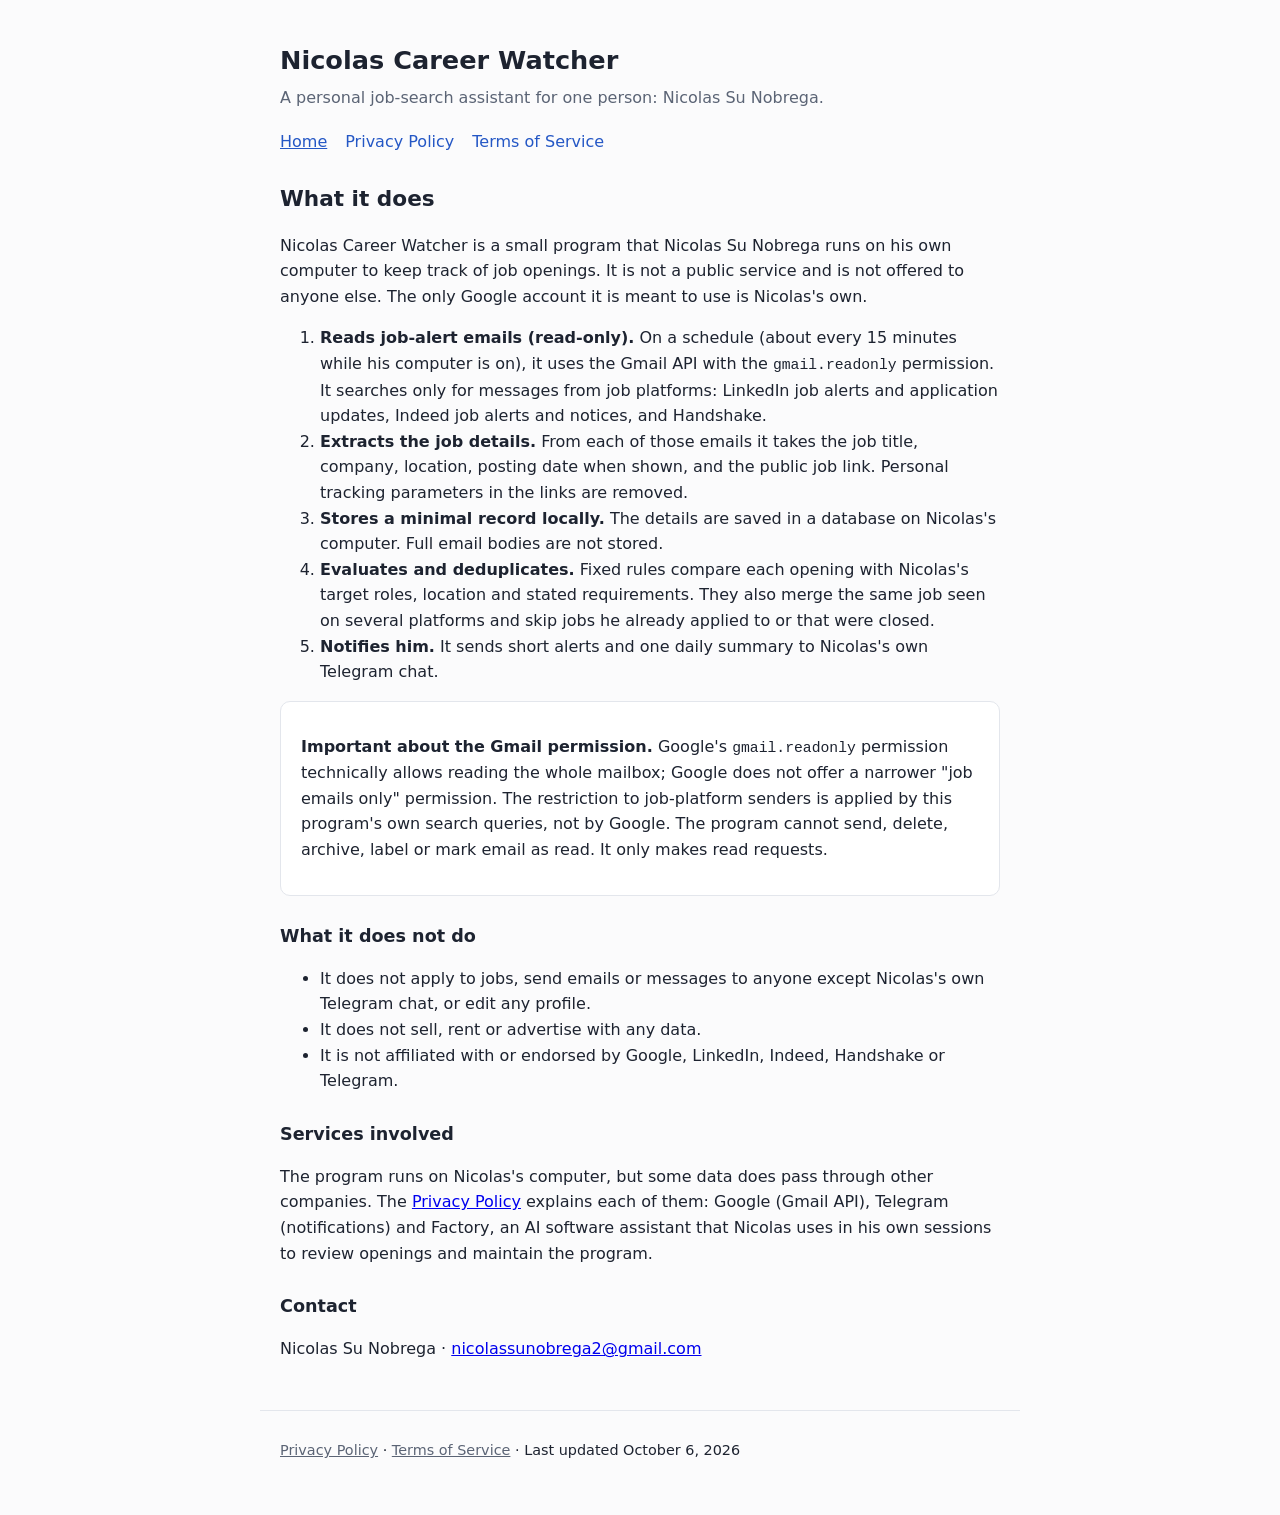
<file: index.html>
<!doctype html>
<html lang="en">
<head>
<meta charset="utf-8">
<meta name="viewport" content="width=device-width, initial-scale=1">
<title>Nicolas Career Watcher</title>
<meta name="description" content="A personal, single-user tool that reads Nicolas Su Nobrega's job-alert emails read-only and notifies him about relevant openings.">
<link rel="stylesheet" href="style.css">
</head>
<body>
<header>
  <p class="name">Nicolas Career Watcher</p>
  <p class="tag">A personal job-search assistant for one person: Nicolas Su Nobrega.</p>
  <nav>
    <a href="./" aria-current="page">Home</a>
    <a href="privacy.html">Privacy Policy</a>
    <a href="terms.html">Terms of Service</a>
  </nav>
</header>
<main>
  <h1>What it does</h1>
  <p>Nicolas Career Watcher is a small program that Nicolas Su Nobrega runs on his own computer to keep track of job openings. It is not a public service and is not offered to anyone else. The only Google account it is meant to use is Nicolas's own.</p>
  <ol>
    <li><strong>Reads job-alert emails (read-only).</strong> On a schedule (about every 15 minutes while his computer is on), it uses the Gmail API with the <code>gmail.readonly</code> permission. It searches only for messages from job platforms: LinkedIn job alerts and application updates, Indeed job alerts and notices, and Handshake.</li>
    <li><strong>Extracts the job details.</strong> From each of those emails it takes the job title, company, location, posting date when shown, and the public job link. Personal tracking parameters in the links are removed.</li>
    <li><strong>Stores a minimal record locally.</strong> The details are saved in a database on Nicolas's computer. Full email bodies are not stored.</li>
    <li><strong>Evaluates and deduplicates.</strong> Fixed rules compare each opening with Nicolas's target roles, location and stated requirements. They also merge the same job seen on several platforms and skip jobs he already applied to or that were closed.</li>
    <li><strong>Notifies him.</strong> It sends short alerts and one daily summary to Nicolas's own Telegram chat.</li>
  </ol>

  <div class="card">
    <p><strong>Important about the Gmail permission.</strong> Google's <code>gmail.readonly</code> permission technically allows reading the whole mailbox; Google does not offer a narrower "job emails only" permission. The restriction to job-platform senders is applied by this program's own search queries, not by Google. The program cannot send, delete, archive, label or mark email as read. It only makes read requests.</p>
  </div>

  <h2>What it does not do</h2>
  <ul>
    <li>It does not apply to jobs, send emails or messages to anyone except Nicolas's own Telegram chat, or edit any profile.</li>
    <li>It does not sell, rent or advertise with any data.</li>
    <li>It is not affiliated with or endorsed by Google, LinkedIn, Indeed, Handshake or Telegram.</li>
  </ul>

  <h2>Services involved</h2>
  <p>The program runs on Nicolas's computer, but some data does pass through other companies. The <a href="privacy.html">Privacy Policy</a> explains each of them: Google (Gmail API), Telegram (notifications) and Factory, an AI software assistant that Nicolas uses in his own sessions to review openings and maintain the program.</p>

  <h2>Contact</h2>
  <p>Nicolas Su Nobrega · <a href="mailto:nicolassunobrega2@gmail.com">nicolassunobrega2@gmail.com</a></p>
</main>
<footer>
  <p><a href="privacy.html">Privacy Policy</a> · <a href="terms.html">Terms of Service</a> · Last updated October 6, 2026</p>
</footer>
</body>
</html>
</file>
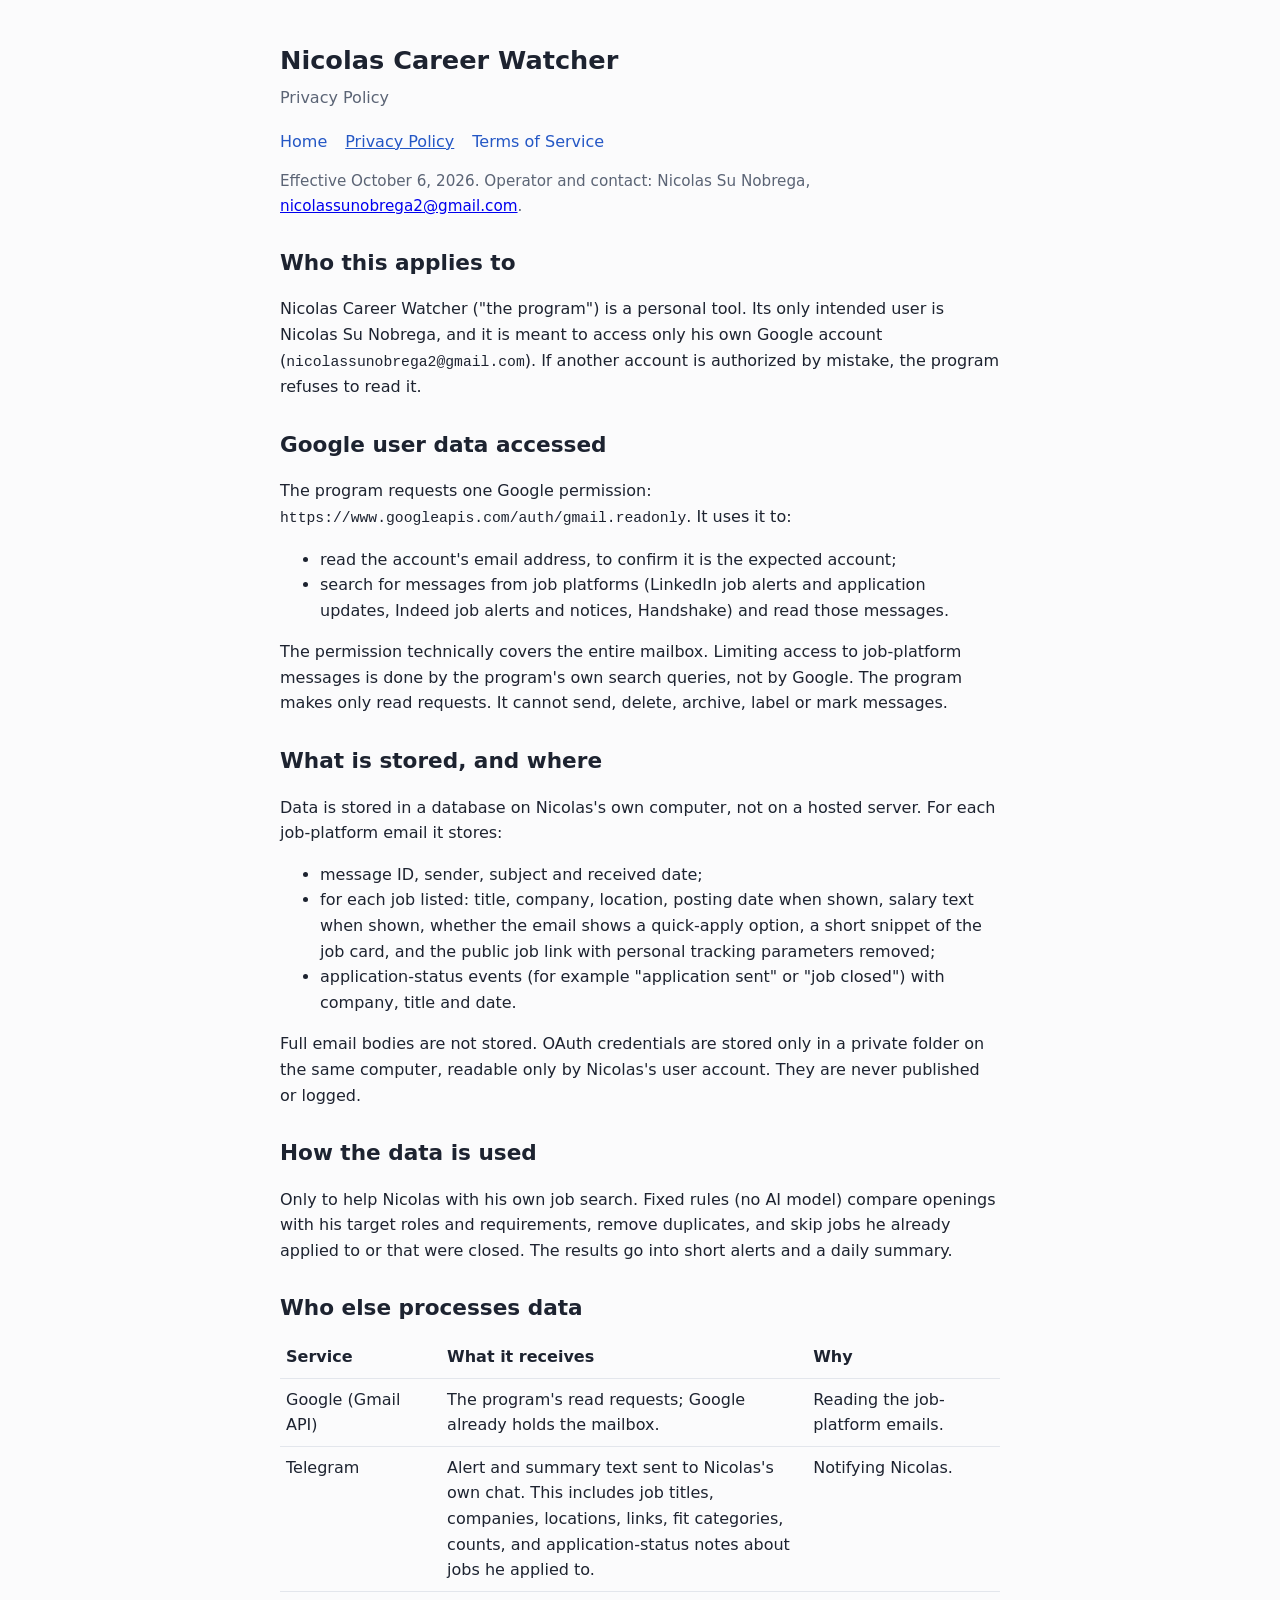
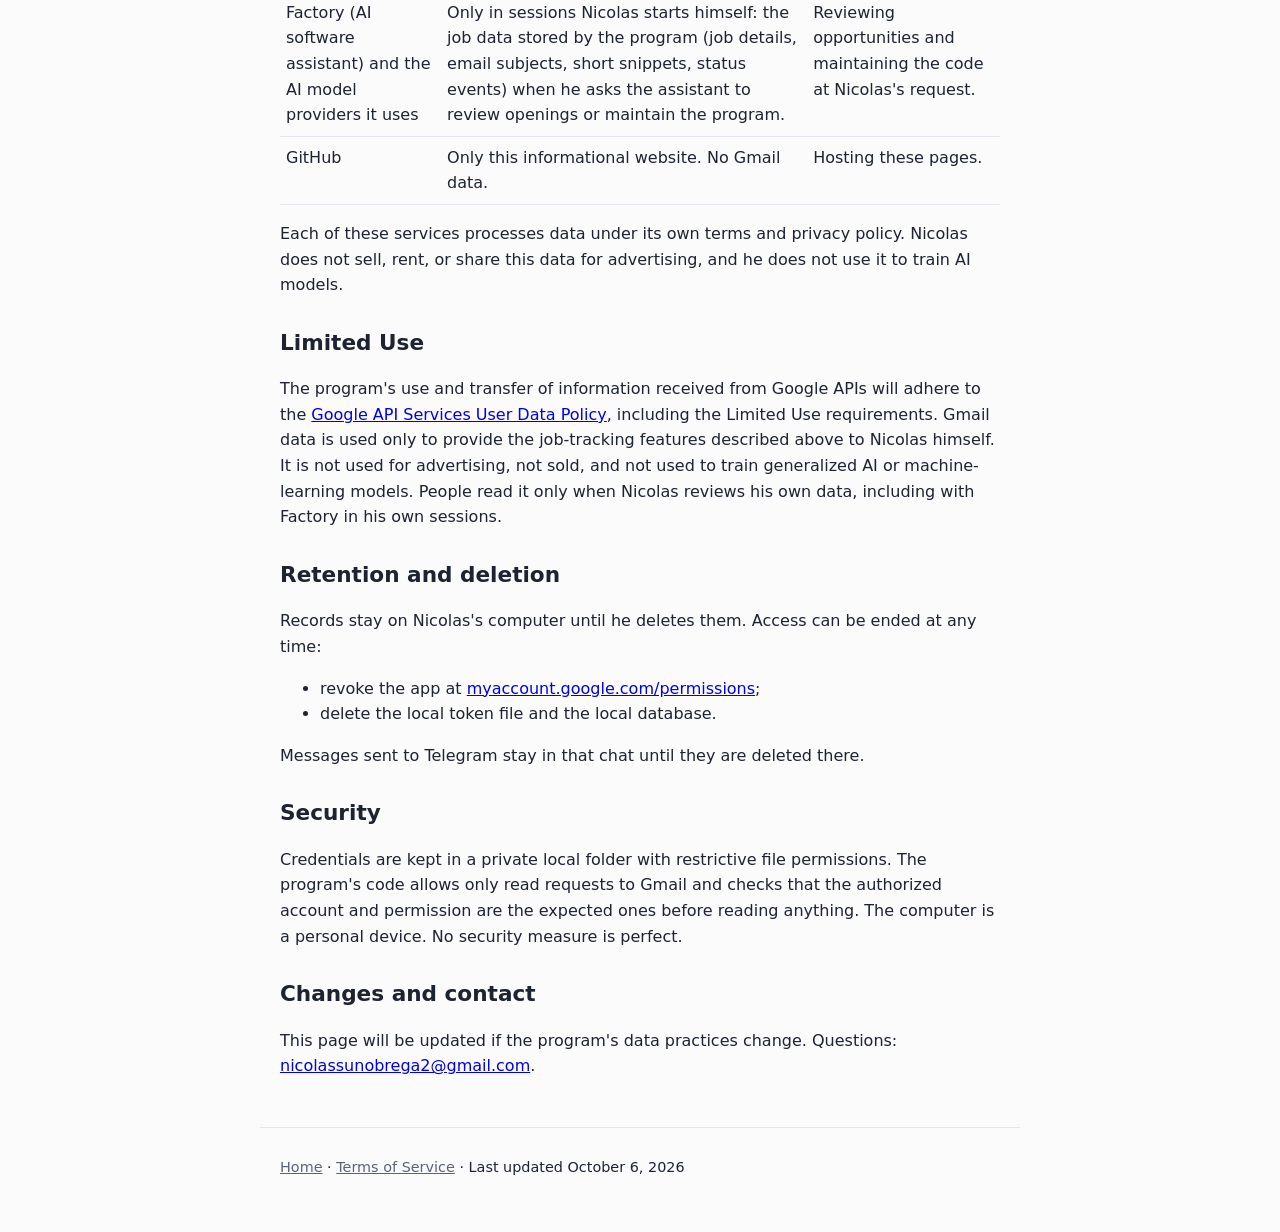
<file: privacy.html>
<!doctype html>
<html lang="en">
<head>
<meta charset="utf-8">
<meta name="viewport" content="width=device-width, initial-scale=1">
<title>Privacy Policy · Nicolas Career Watcher</title>
<link rel="stylesheet" href="style.css">
</head>
<body>
<header>
  <p class="name">Nicolas Career Watcher</p>
  <p class="tag">Privacy Policy</p>
  <nav>
    <a href="./">Home</a>
    <a href="privacy.html" aria-current="page">Privacy Policy</a>
    <a href="terms.html">Terms of Service</a>
  </nav>
</header>
<main>
  <p class="muted">Effective October 6, 2026. Operator and contact: Nicolas Su Nobrega, <a href="mailto:nicolassunobrega2@gmail.com">nicolassunobrega2@gmail.com</a>.</p>

  <h1>Who this applies to</h1>
  <p>Nicolas Career Watcher ("the program") is a personal tool. Its only intended user is Nicolas Su Nobrega, and it is meant to access only his own Google account (<code>nicolassunobrega2@gmail.com</code>). If another account is authorized by mistake, the program refuses to read it.</p>

  <h1>Google user data accessed</h1>
  <p>The program requests one Google permission: <code>https://www.googleapis.com/auth/gmail.readonly</code>. It uses it to:</p>
  <ul>
    <li>read the account's email address, to confirm it is the expected account;</li>
    <li>search for messages from job platforms (LinkedIn job alerts and application updates, Indeed job alerts and notices, Handshake) and read those messages.</li>
  </ul>
  <p>The permission technically covers the entire mailbox. Limiting access to job-platform messages is done by the program's own search queries, not by Google. The program makes only read requests. It cannot send, delete, archive, label or mark messages.</p>

  <h1>What is stored, and where</h1>
  <p>Data is stored in a database on Nicolas's own computer, not on a hosted server. For each job-platform email it stores:</p>
  <ul>
    <li>message ID, sender, subject and received date;</li>
    <li>for each job listed: title, company, location, posting date when shown, salary text when shown, whether the email shows a quick-apply option, a short snippet of the job card, and the public job link with personal tracking parameters removed;</li>
    <li>application-status events (for example "application sent" or "job closed") with company, title and date.</li>
  </ul>
  <p>Full email bodies are not stored. OAuth credentials are stored only in a private folder on the same computer, readable only by Nicolas's user account. They are never published or logged.</p>

  <h1>How the data is used</h1>
  <p>Only to help Nicolas with his own job search. Fixed rules (no AI model) compare openings with his target roles and requirements, remove duplicates, and skip jobs he already applied to or that were closed. The results go into short alerts and a daily summary.</p>

  <h1>Who else processes data</h1>
  <table>
    <tr><th>Service</th><th>What it receives</th><th>Why</th></tr>
    <tr><td>Google (Gmail API)</td><td>The program's read requests; Google already holds the mailbox.</td><td>Reading the job-platform emails.</td></tr>
    <tr><td>Telegram</td><td>Alert and summary text sent to Nicolas's own chat. This includes job titles, companies, locations, links, fit categories, counts, and application-status notes about jobs he applied to.</td><td>Notifying Nicolas.</td></tr>
    <tr><td>Factory (AI software assistant) and the AI model providers it uses</td><td>Only in sessions Nicolas starts himself: the job data stored by the program (job details, email subjects, short snippets, status events) when he asks the assistant to review openings or maintain the program.</td><td>Reviewing opportunities and maintaining the code at Nicolas's request.</td></tr>
    <tr><td>GitHub</td><td>Only this informational website. No Gmail data.</td><td>Hosting these pages.</td></tr>
  </table>
  <p>Each of these services processes data under its own terms and privacy policy. Nicolas does not sell, rent, or share this data for advertising, and he does not use it to train AI models.</p>

  <h1>Limited Use</h1>
  <p>The program's use and transfer of information received from Google APIs will adhere to the <a href="https://developers.google.com/terms/api-services-user-data-policy">Google API Services User Data Policy</a>, including the Limited Use requirements. Gmail data is used only to provide the job-tracking features described above to Nicolas himself. It is not used for advertising, not sold, and not used to train generalized AI or machine-learning models. People read it only when Nicolas reviews his own data, including with Factory in his own sessions.</p>

  <h1>Retention and deletion</h1>
  <p>Records stay on Nicolas's computer until he deletes them. Access can be ended at any time:</p>
  <ul>
    <li>revoke the app at <a href="https://myaccount.google.com/permissions">myaccount.google.com/permissions</a>;</li>
    <li>delete the local token file and the local database.</li>
  </ul>
  <p>Messages sent to Telegram stay in that chat until they are deleted there.</p>

  <h1>Security</h1>
  <p>Credentials are kept in a private local folder with restrictive file permissions. The program's code allows only read requests to Gmail and checks that the authorized account and permission are the expected ones before reading anything. The computer is a personal device. No security measure is perfect.</p>

  <h1>Changes and contact</h1>
  <p>This page will be updated if the program's data practices change. Questions: <a href="mailto:nicolassunobrega2@gmail.com">nicolassunobrega2@gmail.com</a>.</p>
</main>
<footer>
  <p><a href="./">Home</a> · <a href="terms.html">Terms of Service</a> · Last updated October 6, 2026</p>
</footer>
</body>
</html>
</file>
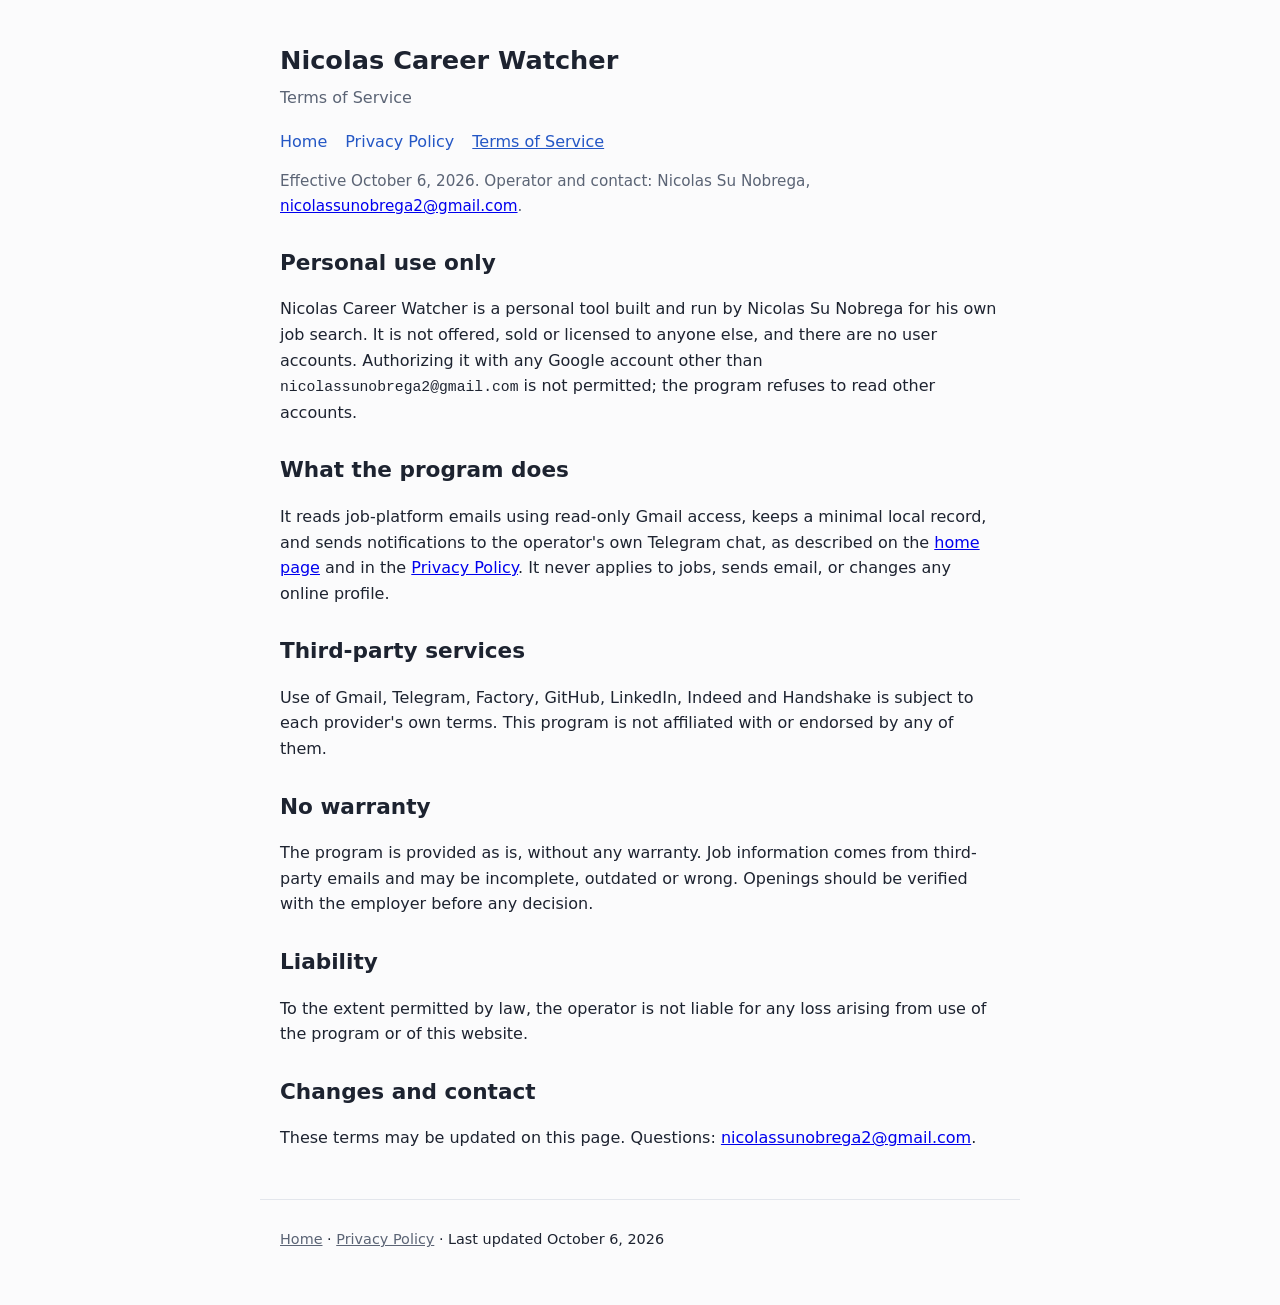
<file: terms.html>
<!doctype html>
<html lang="en">
<head>
<meta charset="utf-8">
<meta name="viewport" content="width=device-width, initial-scale=1">
<title>Terms of Service · Nicolas Career Watcher</title>
<link rel="stylesheet" href="style.css">
</head>
<body>
<header>
  <p class="name">Nicolas Career Watcher</p>
  <p class="tag">Terms of Service</p>
  <nav>
    <a href="./">Home</a>
    <a href="privacy.html">Privacy Policy</a>
    <a href="terms.html" aria-current="page">Terms of Service</a>
  </nav>
</header>
<main>
  <p class="muted">Effective October 6, 2026. Operator and contact: Nicolas Su Nobrega, <a href="mailto:nicolassunobrega2@gmail.com">nicolassunobrega2@gmail.com</a>.</p>

  <h1>Personal use only</h1>
  <p>Nicolas Career Watcher is a personal tool built and run by Nicolas Su Nobrega for his own job search. It is not offered, sold or licensed to anyone else, and there are no user accounts. Authorizing it with any Google account other than <code>nicolassunobrega2@gmail.com</code> is not permitted; the program refuses to read other accounts.</p>

  <h1>What the program does</h1>
  <p>It reads job-platform emails using read-only Gmail access, keeps a minimal local record, and sends notifications to the operator's own Telegram chat, as described on the <a href="./">home page</a> and in the <a href="privacy.html">Privacy Policy</a>. It never applies to jobs, sends email, or changes any online profile.</p>

  <h1>Third-party services</h1>
  <p>Use of Gmail, Telegram, Factory, GitHub, LinkedIn, Indeed and Handshake is subject to each provider's own terms. This program is not affiliated with or endorsed by any of them.</p>

  <h1>No warranty</h1>
  <p>The program is provided as is, without any warranty. Job information comes from third-party emails and may be incomplete, outdated or wrong. Openings should be verified with the employer before any decision.</p>

  <h1>Liability</h1>
  <p>To the extent permitted by law, the operator is not liable for any loss arising from use of the program or of this website.</p>

  <h1>Changes and contact</h1>
  <p>These terms may be updated on this page. Questions: <a href="mailto:nicolassunobrega2@gmail.com">nicolassunobrega2@gmail.com</a>.</p>
</main>
<footer>
  <p><a href="./">Home</a> · <a href="privacy.html">Privacy Policy</a> · Last updated October 6, 2026</p>
</footer>
</body>
</html>
</file>
<file: style.css>
:root { color-scheme: light dark; --fg: #1d2330; --muted: #5b6475; --bg: #fbfbfc; --card: #ffffff; --line: #e3e6ec; --accent: #2457c5; }
@media (prefers-color-scheme: dark) {
  :root { --fg: #e6e9ef; --muted: #a3abba; --bg: #14171d; --card: #1b1f27; --line: #2c323d; --accent: #7aa2ff; }
}
* { box-sizing: border-box; }
body { margin: 0; background: var(--bg); color: var(--fg); font: 16px/1.6 system-ui, -apple-system, "Segoe UI", Roboto, sans-serif; }
header, main, footer { max-width: 760px; margin: 0 auto; padding: 0 20px; }
header { padding-top: 40px; }
header .name { font-size: 1.6rem; font-weight: 650; margin: 0; }
header .tag { color: var(--muted); margin: 4px 0 0; }
nav { margin: 18px 0 8px; display: flex; gap: 18px; flex-wrap: wrap; }
nav a { color: var(--accent); text-decoration: none; font-weight: 500; }
nav a[aria-current="page"] { text-decoration: underline; }
main { padding-bottom: 32px; }
h1 { font-size: 1.35rem; margin: 28px 0 8px; }
h2 { font-size: 1.1rem; margin: 26px 0 6px; }
p, li { color: var(--fg); }
.muted { color: var(--muted); font-size: .95rem; }
.card { background: var(--card); border: 1px solid var(--line); border-radius: 10px; padding: 16px 20px; margin: 16px 0; }
code { font-family: ui-monospace, SFMono-Regular, Menlo, Consolas, monospace; font-size: .92em; }
table { border-collapse: collapse; width: 100%; margin: 10px 0; }
th, td { text-align: left; vertical-align: top; border-bottom: 1px solid var(--line); padding: 8px 6px; }
footer { border-top: 1px solid var(--line); padding-top: 14px; padding-bottom: 40px; color: var(--muted); font-size: .9rem; }
footer a { color: var(--muted); }
</file>
